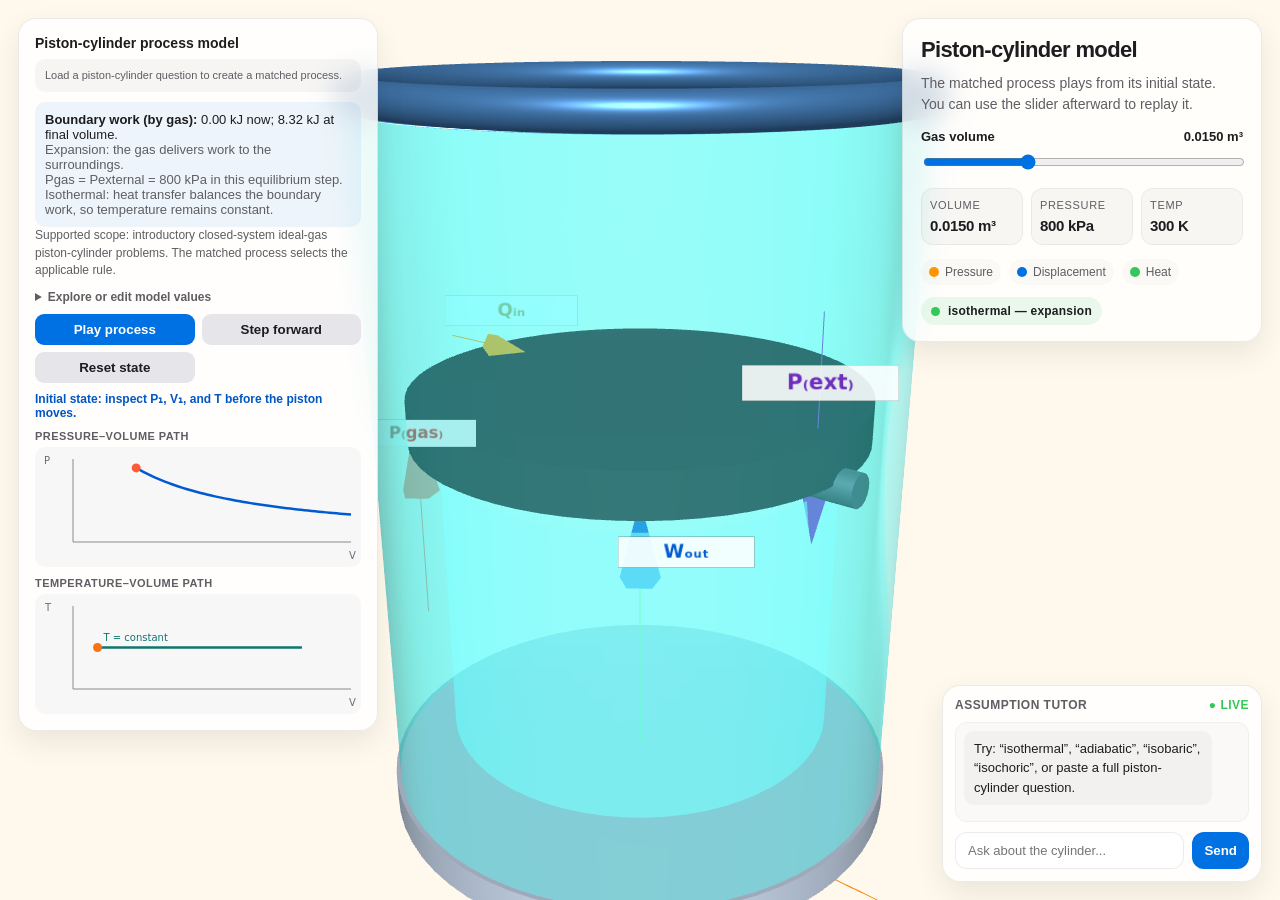
<file: cylinder-3d.html>
<!DOCTYPE html>
<html lang="en">
<head>
  <meta charset="UTF-8" />
  <meta name="viewport" content="width=device-width, initial-scale=1.0" />
  <title>3D Cylinder Explorer</title>
  <style>
    :root {
      --bg: #f5f5f7;
      --panel: rgba(255,255,255,0.78);
      --ink: #1d1d1f;
      --muted: #5e5e63;
      --blue: #0071e3;
      --orange: #ff9500;
      --green: #34c759;
      --line: rgba(0,0,0,0.08);
    }

    * { box-sizing: border-box; }

    html, body {
      margin: 0;
      height: 100%;
      font-family: -apple-system, BlinkMacSystemFont, "SF Pro Display", "Segoe UI", sans-serif;
      background: linear-gradient(180deg, #fff9ef 0%, #edf8f5 100%);
      color: var(--ink);
      overflow: hidden;
    }

    body {
      position: relative;
    }

    #viewer {
      position: absolute;
      inset: 0;
      width: 100%;
      height: 100%;
    }

    .hud {
      position: absolute;
      z-index: 2;
      top: 18px;
      right: 18px;
      width: min(360px, calc(100vw - 36px));
      background: var(--panel);
      backdrop-filter: blur(14px);
      -webkit-backdrop-filter: blur(14px);
      border: 1px solid var(--line);
      border-radius: 18px;
      box-shadow: 0 12px 30px rgba(0,0,0,0.08);
      padding: 18px 18px 16px;
    }

    h1 {
      margin: 0 0 10px;
      font-size: 22px;
      letter-spacing: -0.03em;
    }

    .subtitle {
      margin: 0 0 14px;
      color: var(--muted);
      line-height: 1.5;
      font-size: 14px;
    }

    .control-block {
      margin-top: 14px;
    }

    .label-row {
      display: flex;
      justify-content: space-between;
      align-items: center;
      font-size: 13px;
      font-weight: 600;
      margin-bottom: 8px;
    }

    input[type="range"] {
      width: 100%;
      accent-color: var(--blue);
      cursor: pointer;
    }

    .stats {
      margin-top: 14px;
      display: grid;
      grid-template-columns: repeat(3, minmax(0, 1fr));
      gap: 8px;
    }

    .stat {
      background: rgba(18, 18, 20, 0.03);
      border: 1px solid rgba(0,0,0,0.05);
      border-radius: 12px;
      padding: 10px 8px;
    }

    .stat-name {
      font-size: 11px;
      color: var(--muted);
      margin-bottom: 6px;
      text-transform: uppercase;
      letter-spacing: 0.06em;
    }

    .stat-value {
      font-weight: 700;
      font-size: 15px;
      letter-spacing: -0.02em;
    }

    .legend {
      margin-top: 14px;
      display: flex;
      flex-wrap: wrap;
      gap: 8px;
      color: var(--muted);
      font-size: 12px;
    }

    .dot {
      display: inline-flex;
      align-items: center;
      gap: 6px;
      background: rgba(0,0,0,0.02);
      border-radius: 999px;
      padding: 6px 8px;
    }

    .swatch {
      width: 10px;
      height: 10px;
      border-radius: 50%;
      display: inline-block;
    }

    .state-pill {
      margin-top: 12px;
      display: inline-flex;
      align-items: center;
      gap: 8px;
      padding: 7px 10px;
      border-radius: 999px;
      background: rgba(0, 113, 227, 0.08);
      color: var(--ink);
      font-size: 12px;
      font-weight: 700;
      letter-spacing: 0.02em;
    }

    .state-pill::before {
      content: "";
      width: 9px;
      height: 9px;
      border-radius: 50%;
      background: var(--blue);
      display: inline-block;
    }

    .problem-panel {
      position: absolute;
      z-index: 3;
      top: 18px;
      left: 18px;
      width: min(360px, calc(100vw - 36px));
      padding: 16px;
      border: 1px solid var(--line);
      border-radius: 18px;
      background: rgba(255,255,255,0.84);
      box-shadow: 0 12px 30px rgba(0,0,0,0.08);
      backdrop-filter: blur(14px);
    }

    .problem-title { margin: 0 0 8px; font-size: 14px; }
    .problem-copy { margin: 0 0 10px; color: var(--muted); font-size: 12px; line-height: 1.45; }
    .problem-grid { display: grid; grid-template-columns: 1fr 1fr; gap: 8px; }
    .model-inputs { margin-top: 10px; }
    .model-inputs summary { cursor: pointer; color: var(--muted); font-size: 12px; font-weight: 700; }
    .problem-field { font-size: 11px; color: var(--muted); }
    .problem-field input { width: 100%; margin-top: 4px; padding: 7px; border: 1px solid rgba(0,0,0,0.12); border-radius: 8px; font: inherit; color: var(--ink); }
    .work-result { margin-top: 10px; padding: 10px; border-radius: 10px; background: rgba(0,113,227,0.07); font-size: 13px; }
    .pv-canvas { width: 100%; height: 120px; margin-top: 10px; border-radius: 10px; background: #f7f7f8; }
    .tv-canvas { width: 100%; height: 120px; margin-top: 10px; border-radius: 10px; background: #f7f7f8; }
    .graph-label { margin: 10px 0 -5px; color: var(--muted); font-size: 11px; font-weight: 700; letter-spacing: 0.04em; text-transform: uppercase; }
    .quasi-toggle { display: flex; align-items: center; gap: 7px; margin-top: 10px; font-size: 12px; }
    .question-context { margin: 0 0 10px; padding: 9px 10px; border-radius: 10px; background: rgba(0,0,0,0.035); color: var(--muted); font-size: 11px; line-height: 1.4; }
    .process-controls { display: grid; grid-template-columns: 1fr 1fr; gap: 7px; margin-top: 10px; }
    .process-controls button { border: 0; border-radius: 9px; padding: 8px; cursor: pointer; font-weight: 700; background: #0071e3; color: #fff; }
    .process-controls button.secondary { background: #e5e5ea; color: #1d1d1f; }
    .process-stage { margin-top: 9px; font-size: 12px; font-weight: 700; color: #0057c2; }
    .scene-key { display: none; }
    .scene-key strong { color: var(--ink); display: block; margin-bottom: 4px; }
    #debugPanel { display: none; }
    .guide-panel { display: none; }

    .guide-panel {
      position: absolute;
      left: 18px;
      bottom: 18px;
      width: min(320px, calc(100vw - 36px));
      background: rgba(255,255,255,0.82);
      backdrop-filter: blur(14px);
      -webkit-backdrop-filter: blur(14px);
      border: 1px solid var(--line);
      border-radius: 18px;
      box-shadow: 0 12px 30px rgba(0,0,0,0.08);
      padding: 14px 14px 12px;
      z-index: 3;
    }

    .guide-title {
      margin: 0 0 10px;
      font-size: 12px;
      letter-spacing: 0.08em;
      text-transform: uppercase;
      color: var(--muted);
      font-weight: 700;
    }

    .checkpoint-list {
      display: flex;
      flex-direction: column;
      gap: 8px;
      margin: 0;
      padding: 0;
      list-style: none;
    }

    .checkpoint-item {
      display: flex;
      align-items: flex-start;
      gap: 10px;
      border: 1px solid rgba(0,0,0,0.04);
      border-radius: 12px;
      background: rgba(17,17,19,0.02);
      padding: 8px 10px;
    }

    .checkpoint-badge {
      min-width: 22px;
      height: 22px;
      border-radius: 50%;
      display: inline-flex;
      align-items: center;
      justify-content: center;
      background: rgba(0, 113, 227, 0.08);
      color: var(--blue);
      font-size: 11px;
      font-weight: 800;
    }

    .checkpoint-copy {
      font-size: 12px;
      line-height: 1.45;
      color: var(--ink);
    }

    .tutor-box {
      margin-top: 10px;
      padding: 10px 12px;
      border-radius: 12px;
      background: rgba(0, 113, 227, 0.05);
      border: 1px solid rgba(0, 113, 227, 0.09);
      color: var(--ink);
      font-size: 12px;
      line-height: 1.5;
    }

    .tutor-box strong {
      display: block;
      margin-bottom: 4px;
      font-size: 11px;
      text-transform: uppercase;
      letter-spacing: 0.06em;
      color: var(--muted);
    }

    .chat-box {
      position: absolute;
      right: 18px;
      bottom: 18px;
      width: min(320px, calc(100vw - 26px));
      background: rgba(255,255,255,0.8);
      backdrop-filter: blur(14px);
      -webkit-backdrop-filter: blur(14px);
      border: 1px solid var(--line);
      border-radius: 18px;
      box-shadow: 0 12px 30px rgba(0,0,0,0.08);
      padding: 12px;
      z-index: 3;
    }

    .chat-header {
      display: flex;
      justify-content: space-between;
      align-items: center;
      margin-bottom: 10px;
      font-size: 12px;
      font-weight: 700;
      color: var(--muted);
      letter-spacing: 0.04em;
      text-transform: uppercase;
    }

    .chat-window {
      max-height: 180px;
      overflow: auto;
      padding: 8px;
      border-radius: 12px;
      background: rgba(17,17,19,0.02);
      border: 1px solid rgba(0,0,0,0.04);
      font-size: 13px;
      line-height: 1.5;
    }

    .chat-message {
      margin-bottom: 8px;
      padding: 8px 10px;
      border-radius: 10px;
      max-width: 90%;
    }

    .chat-message.user {
      margin-left: auto;
      background: rgba(0, 113, 227, 0.1);
      color: var(--ink);
    }

    .chat-message.bot {
      background: rgba(51, 51, 51, 0.04);
      color: var(--ink);
    }

    .chat-input-row {
      display: flex;
      gap: 8px;
      margin-top: 10px;
    }

    .chat-input {
      flex: 1;
      border: 1px solid rgba(0,0,0,0.08);
      border-radius: 12px;
      background: white;
      color: var(--ink);
      padding: 10px 12px;
      font-size: 13px;
    }

    .chat-send {
      border: none;
      border-radius: 12px;
      background: var(--blue);
      color: white;
      font-weight: 700;
      padding: 10px 12px;
      cursor: pointer;
    }

    canvas {
      display: block;
      width: 100%;
      height: 100%;
    }

    @media (max-width: 640px) {
      .hud {
        width: min(310px, calc(100vw - 20px));
        right: 10px;
        left: auto;
        top: 10px;
        padding: 14px 14px 12px;
      }

      h1 { font-size: 20px; }
      .stats { grid-template-columns: 1fr 1fr; }
      .problem-panel { top: auto; bottom: 10px; right: auto; left: 10px; max-height: 52vh; overflow: auto; }
      .scene-key, .guide-panel { display: none; }
      .chat-box { display: none; }
    }
  </style>
</head>
<body>
  <div id="viewer"></div>

  <div class="hud">
    <h1>Piston-cylinder model</h1>
    <p class="subtitle">The matched process plays from its initial state. You can use the slider afterward to replay it.</p>

    <div class="control-block">
      <div class="label-row">
        <span>Gas volume</span>
        <strong id="volumeLabel">1.00x</strong>
      </div>
      <input id="volumeSlider" type="range" min="0.3" max="2.5" step="0.01" value="1" />
    </div>

    <div class="stats">
      <div class="stat">
        <div class="stat-name">Volume</div>
        <div class="stat-value" id="volumeStat">1.00</div>
      </div>
      <div class="stat">
        <div class="stat-name">Pressure</div>
        <div class="stat-value" id="pressureStat">1.00</div>
      </div>
      <div class="stat">
        <div class="stat-name">Temp</div>
        <div class="stat-value" id="tempStat">300 K</div>
      </div>
    </div>

    <div class="legend">
      <span class="dot"><span class="swatch" style="background: var(--orange);"></span> Pressure</span>
      <span class="dot"><span class="swatch" style="background: var(--blue);"></span> Displacement</span>
      <span class="dot"><span class="swatch" style="background: var(--green);"></span> Heat</span>
    </div>

    <div id="statePill" class="state-pill">Piston at rest</div>
  </div>

  <div class="problem-panel">
    <h2 id="problemTitle" class="problem-title">Piston-cylinder process model</h2>
    <p id="questionContext" class="question-context">Load a piston-cylinder question to create a matched process.</p>
    <div id="workResult" class="work-result">Requested result: -</div>
    <p id="processRuleText" class="problem-copy">Supported scope: introductory closed-system ideal-gas piston-cylinder problems. The matched process selects the applicable rule.</p>
    <details class="model-inputs">
      <summary>Explore or edit model values</summary>
    <div class="problem-grid">
      <label class="problem-field">Initial pressure P₁ (kPa)<input id="initialPressureInput" type="number" min="1" value="800" step="10"></label>
      <label class="problem-field">Initial volume V₁ (m³)<input id="initialVolumeInput" type="number" min="0.001" value="0.015" step="0.001"></label>
      <label class="problem-field">Final volume V₂ (m³)<input id="finalVolumeInput" type="number" min="0.001" value="0.030" step="0.001"></label>
      <label class="problem-field">Temperature (K)<input id="temperatureInput" type="number" min="1" value="300" step="5" title="For a fixed amount of gas, changing temperature updates the initial pressure."></label>
    </div>
    <label class="quasi-toggle"><input id="quasiStaticToggle" type="checkbox" checked> Quasi-static (P<sub>gas</sub> ≈ P<sub>external</sub>)</label>
    </details>
    <div class="process-controls">
      <button id="playProcessBtn" type="button">Play process</button>
      <button id="stepProcessBtn" class="secondary" type="button">Step forward</button>
      <button id="resetProcessBtn" class="secondary" type="button">Reset state</button>
    </div>
    <div id="processStage" class="process-stage">Initial state: inspect P₁, V₁, and T.</div>
    <div class="graph-label">Pressure–volume path</div>
    <canvas id="pvCanvas" class="pv-canvas" aria-label="Pressure-volume diagram"></canvas>
    <div class="graph-label">Temperature–volume path</div>
    <canvas id="tvCanvas" class="tv-canvas" aria-label="Temperature-volume diagram"></canvas>
  </div>

  <div class="scene-key">
    <strong>What to watch</strong>
    P<sub>gas</sub>: gas pressure upward<br>
    P<sub>ext</sub>: external pressure downward<br>
    W<sub>out</sub>/W<sub>in</sub>: piston work direction<br>
    Q<sub>in</sub>/Q<sub>out</sub>: heat transfer
  </div>

  <div class="guide-panel" style="display:none">
    <h2 class="guide-title">Guided prompts & checkpoints</h2>
    <ul class="checkpoint-list" id="checkpointList"></ul>
    <div class="tutor-box" id="tutorBox">
      <strong>AI tutor</strong>
      A thermodynamic process is a path that describes how pressure, volume, and temperature change. Example: isothermal means temperature stays constant while the piston moves.
    </div>
  </div>

  <div class="chat-box">
    <div class="chat-header">
      <span>Assumption tutor</span>
      <span style="color: var(--green);">● Live</span>
    </div>
    <div class="chat-window" id="chatWindow">
      <div class="chat-message bot">Try: “isothermal”, “adiabatic”, “isobaric”, “isochoric”, or paste a full piston-cylinder question.</div>
    </div>
    <div class="chat-input-row">
      <input id="chatInput" class="chat-input" type="text" placeholder="Ask about the cylinder..." />
      <button id="chatSend" class="chat-send">Send</button>
    </div>
  </div>

  <!-- Debug panel for parser state -->
  <div id="debugPanel" style="display:none">
    <div style="font-weight:700; margin-bottom:6px;">Debug — Parser state</div>
    <div>Current process: <span id="dbgProcess">-</span></div>
    <div>Last action: <span id="dbgAction">-</span></div>
    <div>Last ratio: <span id="dbgRatio">-</span></div>
    <div>Confidence: <span id="dbgConfidence">-</span></div>
    <div style="margin-top:6px; color:#666; word-break:break-all;">Last raw: <span id="dbgRaw">-</span></div>
  </div>

  <script src="three.min.js"></script>
  <script src="OrbitControls.js"></script>
  <script src="parser.js?v=cylinder-only-review"></script>
  <script src="piston-cylinder-rules.js?v=piston-stops-v3"></script>
  <script src="cylinder-3d.js?v=piston-stops-v3"></script>
</body>
</html>
</file>
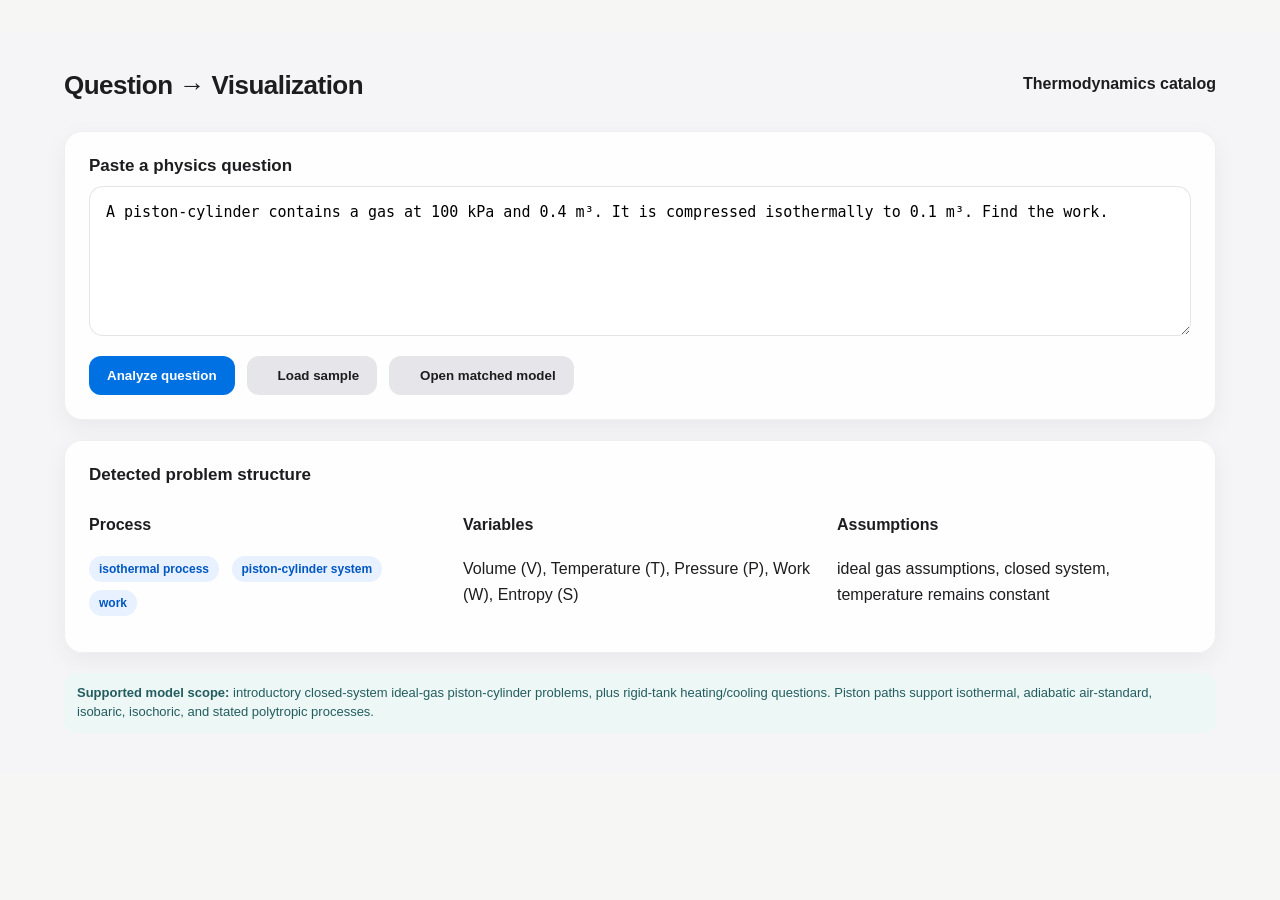
<file: question-visualizer.html>
<!DOCTYPE html>
<html lang="en">
<head>
  <meta charset="UTF-8" />
  <meta name="viewport" content="width=device-width, initial-scale=1.0" />
  <title>Question Visualizer</title>
  <link rel="stylesheet" href="styles.css" />
  <style>
    body {
      margin: 0;
      font-family: -apple-system, BlinkMacSystemFont, "SF Pro Display", sans-serif;
      background: #f5f5f7;
      color: #1d1d1f;
    }
    .page-shell {
      max-width: 1200px;
      margin: 32px auto;
      padding: 24px;
    }
    .topbar {
      display: flex;
      justify-content: space-between;
      align-items: center;
      margin-bottom: 20px;
    }
    .panel {
      background: rgba(255,255,255,0.9);
      border: 1px solid rgba(0,0,0,0.06);
      border-radius: 18px;
      box-shadow: 0 8px 24px rgba(0,0,0,0.05);
      padding: 24px;
      margin-bottom: 20px;
    }
    textarea {
      width: 100%;
      min-height: 150px;
      border-radius: 14px;
      border: 1px solid rgba(0,0,0,0.1);
      padding: 16px;
      font-size: 15px;
      resize: vertical;
      box-sizing: border-box;
      background: white;
    }
    .btn-row {
      display: flex;
      gap: 12px;
      margin-top: 16px;
      flex-wrap: wrap;
    }
    button {
      appearance: none;
      border: none;
      border-radius: 12px;
      padding: 12px 18px;
      font-weight: 600;
      cursor: pointer;
      background: #0071e3;
      color: white;
    }
    button.secondary {
      background: #e5e5ea;
      color: #1d1d1f;
    }
    .result-grid {
      display: grid;
      grid-template-columns: repeat(auto-fit, minmax(260px, 1fr));
      gap: 20px;
    }
    .tag {
      display: inline-block;
      background: #e8f1ff;
      color: #0057c2;
      border-radius: 999px;
      padding: 6px 10px;
      font-size: 12px;
      font-weight: 600;
      margin-right: 8px;
      margin-bottom: 8px;
    }
    .hidden {
      display: none !important;
    }
    .clarification { margin: 16px 0 0; color: #9a3412; line-height: 1.5; font-weight: 600; }
    .scope-note { margin: 0 0 16px; padding: 11px 13px; border-radius: 12px; background: #edf7f6; color: #245d5f; line-height: 1.45; font-size: 13px; }
  </style>
</head>
<body>
  <div class="page-shell">
    <div class="topbar">
      <h2>Question → Visualization</h2>
      <a href="index.html#existing" style="color:#1d1d1f; text-decoration:none; font-weight:600;">Thermodynamics catalog</a>
    </div>

    <div class="panel">
      <h3>Paste a physics question</h3>
      <textarea id="questionInput" placeholder="Example: A piston-cylinder contains a gas at 100 kPa and 0.4 m³. It is compressed isothermally to 0.1 m³. Find the work.">A piston-cylinder contains a gas at 100 kPa and 0.4 m³. It is compressed isothermally to 0.1 m³. Find the work.</textarea>
      <div class="btn-row">
        <button id="analyzeBtn">Analyze question</button>
        <button id="sampleBtn" class="secondary">Load sample</button>
        <button id="openMatchedModelBtn" class="secondary" type="button">Open matched model</button>
      </div>
      <p id="clarificationMessage" class="clarification hidden" role="status"></p>
    </div>

    <div id="resultPanel" class="panel hidden">
      <h3>Detected problem structure</h3>
      <div class="result-grid">
        <div>
          <h4>Process</h4>
          <span class="tag" id="processTag">-</span>
          <span class="tag" id="systemTag">-</span>
          <span class="tag" id="targetTag">-</span>
        </div>
        <div>
          <h4>Variables</h4>
          <p id="variablesText">-</p>
        </div>
        <div>
          <h4>Assumptions</h4>
          <p id="assumptionsText">-</p>
        </div>
      </div>
    </div>
    <p class="scope-note"><strong>Supported model scope:</strong> introductory closed-system ideal-gas piston-cylinder problems, plus rigid-tank heating/cooling questions. Piston paths support isothermal, adiabatic air-standard, isobaric, isochoric, and stated polytropic processes.</p>

  </div>

  <script src="parser.js?v=piston-stops-v3"></script>
  <script src="piston-cylinder-rules.js?v=piston-stops-v3"></script>
  <script src="rigid-tank-rules.js?v=piston-stops-v3"></script>
  <script src="question-visualizer.js?v=piston-stops-v3"></script>
</body>
</html>
</file>
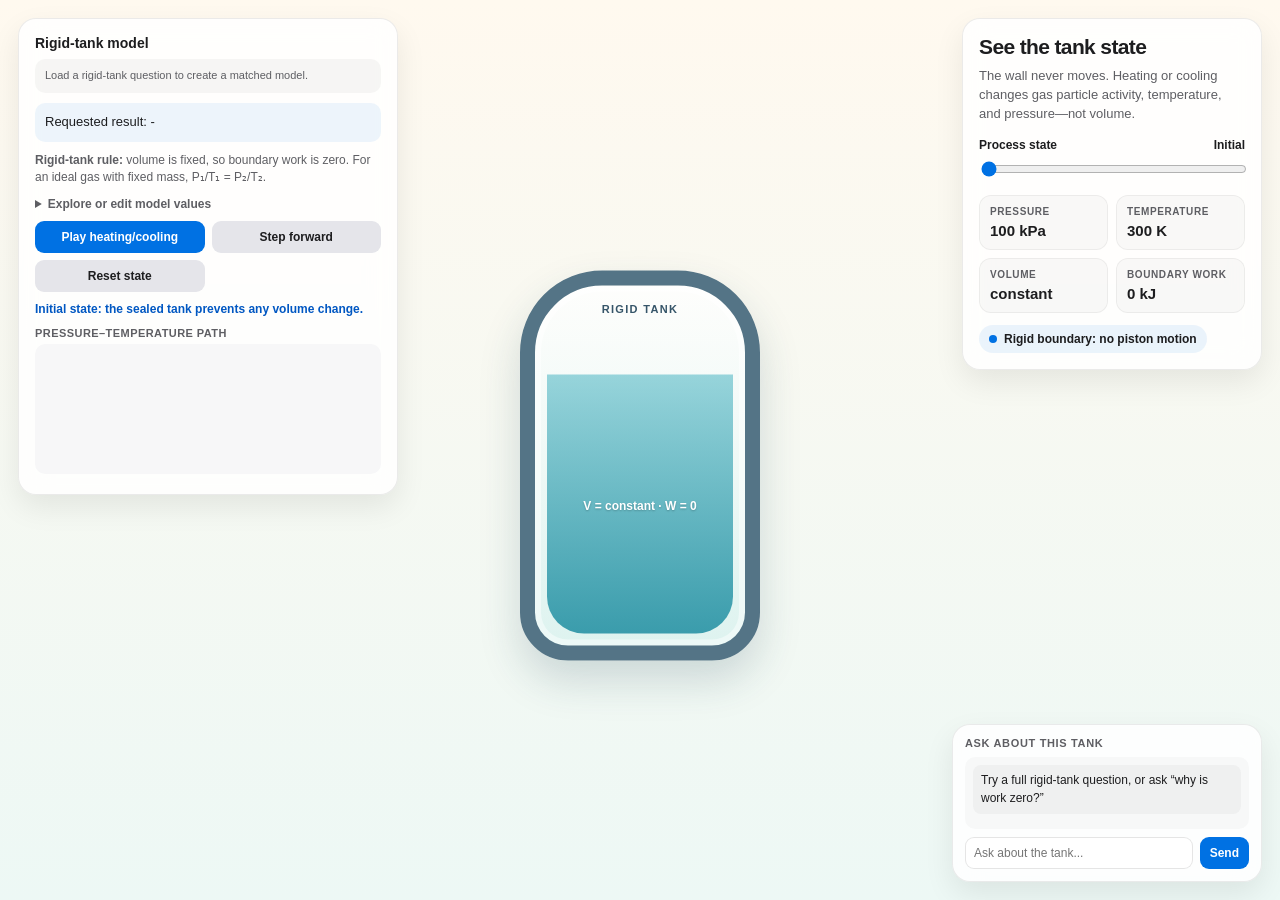
<file: rigid-tank.html>
<!DOCTYPE html>
<html lang="en">
<head>
  <meta charset="UTF-8" />
  <meta name="viewport" content="width=device-width, initial-scale=1.0" />
  <title>Rigid Tank Model</title>
  <style>
    :root { --ink:#1d1d1f; --muted:#5e5e63; --line:rgba(0,0,0,.08); --blue:#0071e3; }
    * { box-sizing:border-box; }
    html, body { margin:0; width:100%; height:100%; overflow:hidden; font-family:-apple-system,BlinkMacSystemFont,"SF Pro Display","Segoe UI",sans-serif; color:var(--ink); background:linear-gradient(180deg,#fff9ef,#edf8f5); }
    #viewer { position:absolute; inset:0; }
    .tank-fallback { position:absolute; z-index:0; left:50%; top:50%; width:240px; height:390px; transform:translate(-50%,-46%); border:15px solid #547486; border-radius:82px 82px 48px 48px; background:linear-gradient(180deg,rgba(255,255,255,.8),rgba(214,241,238,.72)); box-shadow:inset 0 0 0 6px rgba(255,255,255,.45),0 20px 42px rgba(34,72,86,.18); overflow:hidden; pointer-events:none; }
    .tank-fallback::before { content:"RIGID TANK"; position:absolute; top:17px; left:0; right:0; color:#365569; font-size:11px; font-weight:800; letter-spacing:.12em; text-align:center; }
    .fallback-gas { position:absolute; left:12px; right:12px; bottom:12px; height:72%; border-radius:0 0 37px 37px; background:linear-gradient(180deg,rgba(82,184,197,.58),rgba(22,137,157,.82)); transition:background .25s ease; }
    .fallback-gas::after { content:"V = constant · W = 0"; position:absolute; left:0; right:0; top:48%; color:white; font-size:12px; font-weight:800; text-align:center; text-shadow:0 1px 2px rgba(0,0,0,.22); }
    .webgl-ready + .tank-fallback { display:none; }
    .panel { position:absolute; z-index:2; border:1px solid var(--line); border-radius:18px; background:rgba(255,255,255,.84); box-shadow:0 12px 30px rgba(0,0,0,.08); backdrop-filter:blur(14px); }
    .problem { top:18px; left:18px; width:min(380px,calc(100vw - 36px)); max-height:calc(100vh - 36px); overflow:auto; padding:16px; }
    .hud { top:18px; right:18px; width:min(300px,calc(100vw - 36px)); padding:16px; }
    h1 { margin:0 0 8px; font-size:21px; letter-spacing:-.03em; }
    h2 { margin:0 0 8px; font-size:14px; }
    p { margin:0; }
    .question { padding:9px 10px; border-radius:10px; background:rgba(0,0,0,.035); color:var(--muted); font-size:11px; line-height:1.45; }
    .result { margin-top:10px; padding:10px; border-radius:10px; background:rgba(0,113,227,.07); font-size:13px; line-height:1.45; }
    .rule { margin-top:10px; color:var(--muted); font-size:12px; line-height:1.45; }
    details { margin-top:10px; }
    summary { cursor:pointer; color:var(--muted); font-size:12px; font-weight:700; }
    .fields { margin-top:8px; display:grid; grid-template-columns:1fr 1fr; gap:8px; }
    label { color:var(--muted); font-size:11px; }
    input[type=number] { width:100%; margin-top:4px; padding:7px; border:1px solid rgba(0,0,0,.12); border-radius:8px; color:var(--ink); font:inherit; }
    .controls { margin-top:10px; display:grid; grid-template-columns:1fr 1fr; gap:7px; }
    button { border:0; border-radius:9px; padding:9px; cursor:pointer; font:inherit; font-size:12px; font-weight:700; background:var(--blue); color:white; }
    button.secondary { background:#e5e5ea; color:var(--ink); }
    .stage { margin-top:9px; color:#0057c2; font-size:12px; font-weight:700; line-height:1.4; }
    .graph-label { margin:10px 0 -5px; color:var(--muted); font-size:11px; font-weight:700; letter-spacing:.04em; text-transform:uppercase; }
    #ptCanvas { width:100%; height:130px; margin-top:10px; border-radius:10px; background:#f7f7f8; }
    .subtitle { color:var(--muted); font-size:13px; line-height:1.45; }
    .slider-label { display:flex; justify-content:space-between; margin:14px 0 7px; font-size:12px; font-weight:700; }
    input[type=range] { width:100%; accent-color:var(--blue); }
    .stats { display:grid; grid-template-columns:1fr 1fr; gap:8px; margin-top:14px; }
    .stat { padding:10px; border:1px solid rgba(0,0,0,.05); border-radius:12px; background:rgba(0,0,0,.025); }
    .name { color:var(--muted); font-size:10px; font-weight:700; letter-spacing:.06em; text-transform:uppercase; }
    .value { margin-top:5px; font-size:15px; font-weight:750; }
    .status { display:inline-flex; align-items:center; gap:7px; margin-top:12px; padding:7px 10px; border-radius:999px; background:rgba(0,113,227,.08); font-size:12px; font-weight:700; }
    .status::before { content:""; width:8px; height:8px; border-radius:50%; background:var(--blue); }
    .chat { right:18px; bottom:18px; width:min(310px,calc(100vw - 36px)); padding:12px; }
    .chat h2 { margin:0 0 8px; color:var(--muted); font-size:11px; letter-spacing:.06em; text-transform:uppercase; }
    #chatWindow { max-height:115px; overflow:auto; padding:8px; border-radius:10px; background:rgba(0,0,0,.025); font-size:12px; line-height:1.45; }
    .message { margin-bottom:7px; padding:7px 8px; border-radius:8px; }
    .message.user { margin-left:20px; background:rgba(0,113,227,.1); }
    .message.bot { background:rgba(0,0,0,.035); }
    .chat-row { display:flex; gap:7px; margin-top:8px; }
    #chatInput { min-width:0; flex:1; border:1px solid rgba(0,0,0,.1); border-radius:9px; padding:8px; font:inherit; font-size:12px; }
    #chatSend { padding:8px 10px; }
    @media (max-width:640px) { .problem { top:auto; bottom:10px; left:10px; max-height:63vh; } .hud { top:10px; right:10px; width:285px; } .chat { display:none; } }
  </style>
</head>
<body>
  <div id="viewer"></div>
  <div id="tankFallback" class="tank-fallback" aria-label="Rigid tank fallback visualization"><div id="fallbackGas" class="fallback-gas"></div></div>
  <section class="panel problem">
    <h2 id="modelTitle">Rigid-tank model</h2>
    <p id="questionContext" class="question">Load a rigid-tank question to create a matched model.</p>
    <div id="result" class="result">Requested result: -</div>
    <p class="rule"><strong>Rigid-tank rule:</strong> volume is fixed, so boundary work is zero. For an ideal gas with fixed mass, P₁/T₁ = P₂/T₂.</p>
    <details>
      <summary>Explore or edit model values</summary>
      <div class="fields">
        <label>Initial pressure P₁ (kPa)<input id="p1Input" type="number" min="1" value="100" step="10"></label>
        <label>Initial temperature T₁ (K)<input id="t1Input" type="number" min="1" value="300" step="5"></label>
        <label>Final temperature T₂ (K)<input id="t2Input" type="number" min="1" value="600" step="5"></label>
        <label>Tank volume (m³, optional)<input id="volumeInput" type="number" min="0.001" value="0.2" step="0.01"></label>
      </div>
    </details>
    <div class="controls">
      <button id="playBtn">Play heating/cooling</button>
      <button id="stepBtn" class="secondary">Step forward</button>
      <button id="resetBtn" class="secondary">Reset state</button>
    </div>
    <div id="stage" class="stage">Initial state: the sealed tank prevents any volume change.</div>
    <div class="graph-label">Pressure–temperature path</div>
    <canvas id="ptCanvas" aria-label="Pressure-temperature diagram"></canvas>
  </section>
  <section class="panel hud">
    <h1>See the tank state</h1>
    <p class="subtitle">The wall never moves. Heating or cooling changes gas particle activity, temperature, and pressure—not volume.</p>
    <div class="slider-label"><span>Process state</span><strong id="stateLabel">Initial</strong></div>
    <input id="stateSlider" type="range" min="0" max="1" step="0.01" value="0">
    <div class="stats">
      <div class="stat"><div class="name">Pressure</div><div class="value" id="pressureStat">100 kPa</div></div>
      <div class="stat"><div class="name">Temperature</div><div class="value" id="temperatureStat">300 K</div></div>
      <div class="stat"><div class="name">Volume</div><div class="value" id="volumeStat">constant</div></div>
      <div class="stat"><div class="name">Boundary work</div><div class="value">0 kJ</div></div>
    </div>
    <div id="statePill" class="status">Rigid boundary: no piston motion</div>
  </section>
  <section class="panel chat">
    <h2>Ask about this tank</h2>
    <div id="chatWindow"><div class="message bot">Try a full rigid-tank question, or ask “why is work zero?”</div></div>
    <div class="chat-row"><input id="chatInput" placeholder="Ask about the tank..." /><button id="chatSend">Send</button></div>
  </section>
  <script src="three.min.js"></script>
  <script src="OrbitControls.js"></script>
  <script src="rigid-tank-rules.js?v=rigid-tank-v3"></script>
  <script src="rigid-tank.js?v=rigid-tank-v3"></script>
</body>
</html>
</file>
<file: styles.css>
:root{font-family:system-ui,-apple-system,"Segoe UI",sans-serif;color:#24343d;background:#f6f7f4;font-size:16px}*{box-sizing:border-box}body{margin:0}header{padding:22px max(24px,calc((100vw - 1080px)/2));border-bottom:1px solid #dce2df;display:flex;justify-content:space-between;gap:20px;align-items:center}header span{color:#69777b;font-size:14px}.brand{font-weight:650;text-decoration:none;color:#244f59}main{max-width:1080px;margin:60px auto;padding:0 24px}.eyebrow{font-size:12px;letter-spacing:.14em;color:#537572}h1{font-size:clamp(28px,4vw,42px);line-height:1.15;max-width:760px;letter-spacing:-.03em;margin:12px 0 18px}h2{font-size:26px;letter-spacing:-.02em;margin:14px 0 10px}h3{font-size:17px;margin:0 0 10px}p{line-height:1.65;margin:0 0 20px}.intro{max-width:710px;color:#5a6c71}.tabs{display:flex;gap:6px;margin-top:36px;border-bottom:1px solid #ced9d5;padding-bottom:8px}.tabs button{font:inherit;color:#56696d;background:transparent;border:0;border-radius:8px;padding:13px 19px;cursor:pointer}.tabs button[aria-selected=true]{color:white;background:#285b63}button:focus-visible,a:focus-visible,summary:focus-visible,[role=tabpanel]:focus-visible{outline:3px solid #d19b40;outline-offset:4px}[role=tabpanel]{background:#fff;border:1px solid #dce2df;border-radius:14px;margin-top:22px;overflow:hidden}.panel-head{padding:30px 32px;border-bottom:1px solid #e4e9e5}.panel-head p{margin:0;color:#5a6c71}.badge{display:inline-block;padding:5px 10px;border-radius:20px;background:#edf3ee;font-size:13px;color:#365d51}.content{display:grid;grid-template-columns:1.2fr 1fr;gap:38px;padding:32px}.content p{color:#5a6c71}.primary{display:inline-flex;gap:25px;background:#285b63;color:white;padding:13px 18px;border-radius:8px;text-decoration:none}.primary:hover{background:#1f464d}.secondary{border-left:1px solid #e1e7e3;padding-left:30px}.secondary>a{display:block;margin:12px 0;color:#285b63}.small,footer{font-size:13px;color:#637378}footer{margin:24px 0;line-height:1.6}details{font-size:13px;line-height:1.6}summary{cursor:pointer;color:#285b63}details p{margin:12px 0}code{display:block;overflow-wrap:anywhere;padding:12px;background:#f1f4f1;border-radius:6px}a{color:#285b63}[hidden]{display:none!important}@media(max-width:700px){header{padding:18px;align-items:flex-start}header span{max-width:110px;text-align:right}main{margin:32px auto;padding:0 16px}.tabs button{padding:12px;font-size:14px}.panel-head,.content{padding:22px}.content{grid-template-columns:1fr;gap:28px}.secondary{border-left:0;border-top:1px solid #e1e7e3;padding:22px 0 0}}
</file>
